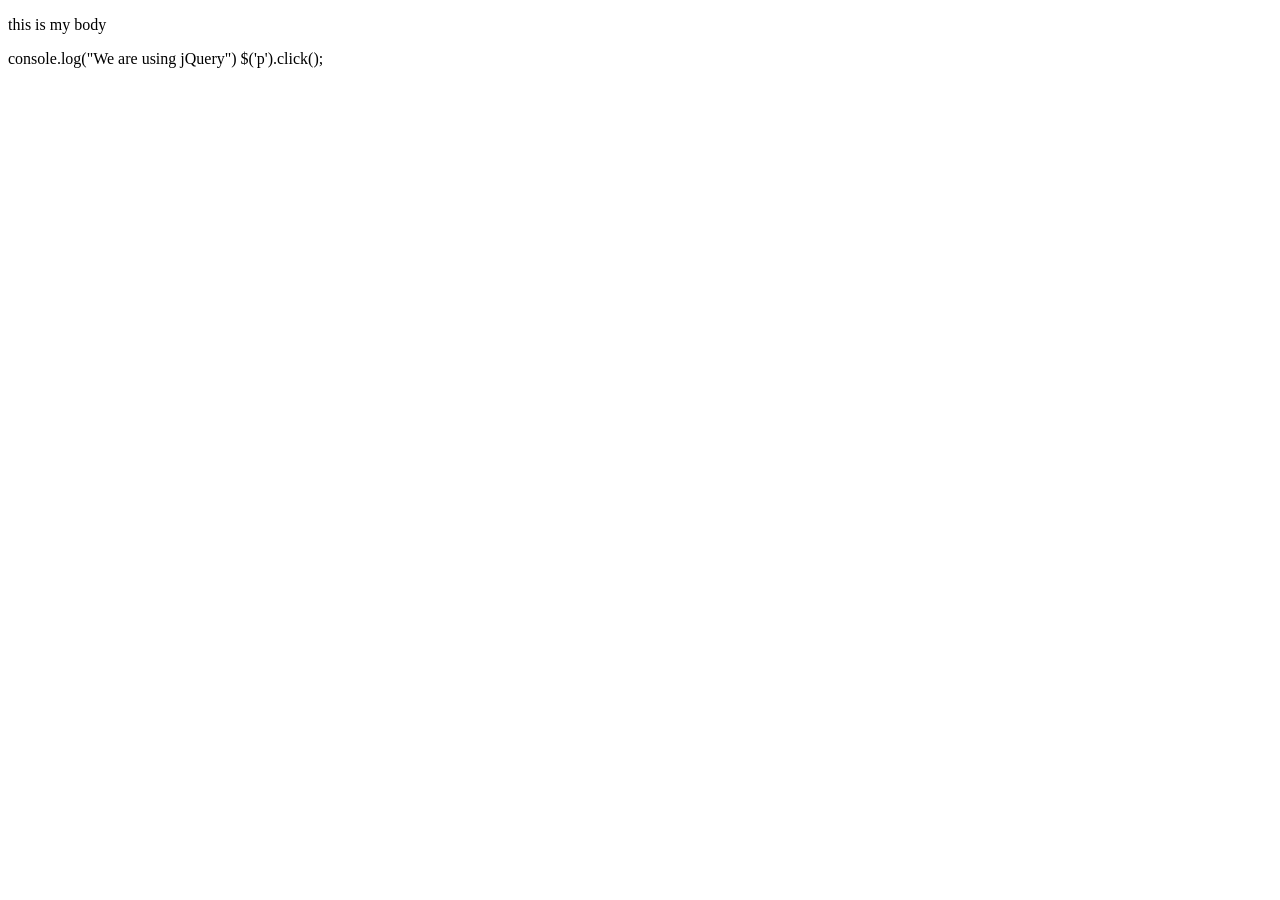
<file: index.html>
<!DOCTYPE html>
<html lang="en">
<head>
  <title>jquery </title>
  <meta charset="utf-8">
  <meta name="viewport" content="width=device-width, initial-scale=1">
  
</head>
<body>
<p>this is my body</p>
</body>
<script src="/jquery-3.6.0.js"></script>
<scrpt>
console.log("We are using jQuery")
$('p').click();
</scrpt>
</html>
</file>
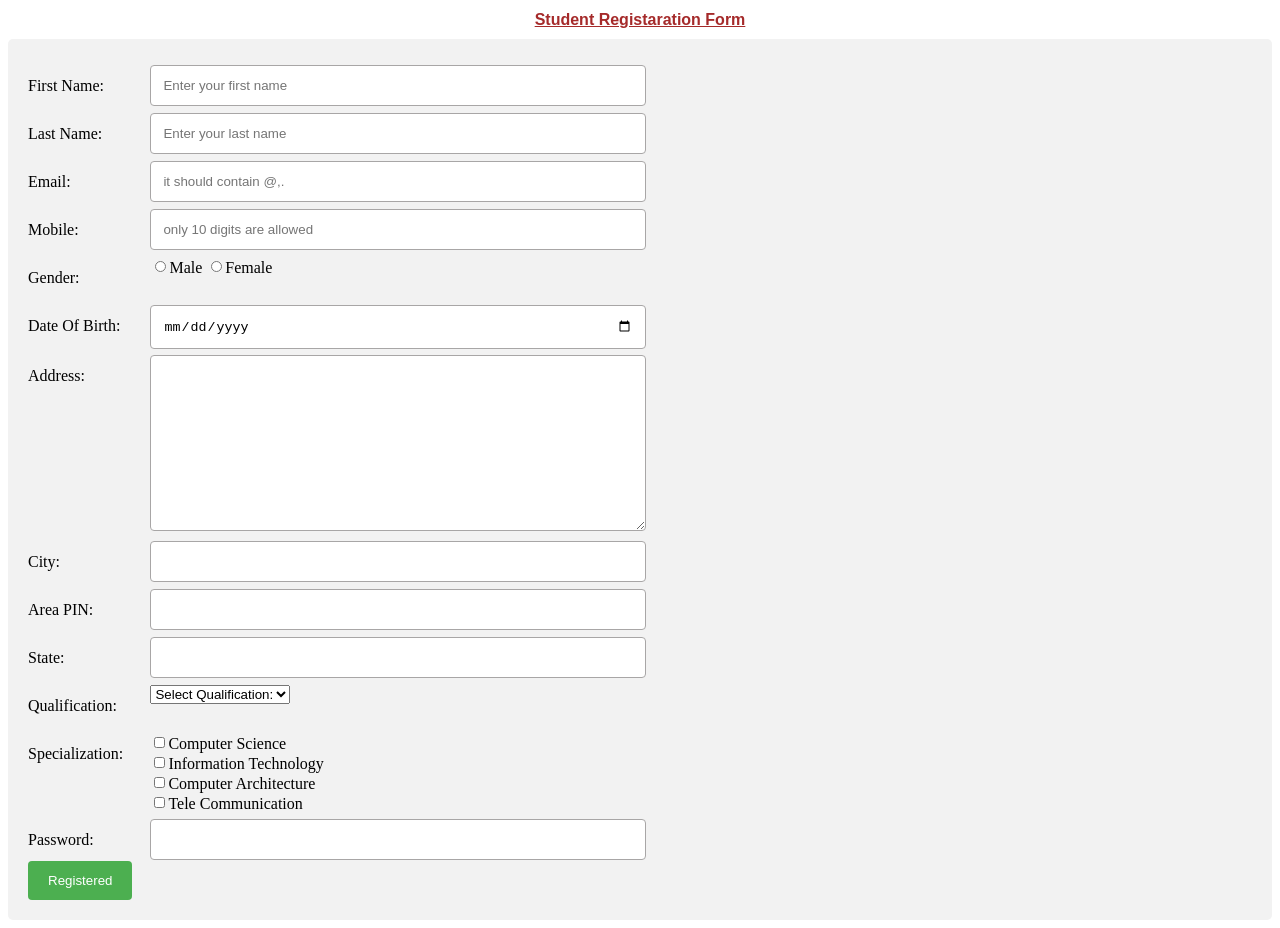
<file: Registrationform/index.html>
<!DOCTYPE html>
<html lang="en">
    <head>
        <meta charset="UTF-8">
        <title>Responsive Registaration Form</title>
        <link rel="stylesheet" href="./responsiveRegistration.css">
       
    </head>
       
    <body>
        <h1>Student Registaration Form</h1>
        <div class="container">
            <div class="row">
                <div class="col-10">
                    <label for="fname">First Name:</label>
                </div>
                <div class="col-90">
                    <input type="text" id="fname" name="firstname" placeholder="Enter your first name">
                </div>
            </div>
            <div class="row">
                <div class="col-10">
                    <label for="lname">Last Name:</label>
                </div>
                <div class="col-90">
                    <input type="text" id="lname" name="lastname" placeholder="Enter your last name">
                </div>
            </div>
            <div class="row">
                <div class="col-10">
                    <label for="email">Email:</label>
                </div>
                <div class="col-90">
                    <input type="email" id="email" name="email" placeholder="it should contain @,.">
                </div>
            </div>
            <div class="row">
                <div class="col-10">
                    <label for="mobile">Mobile:</label>
                </div>
                <div class="col-90">
                    <input type="tel" id="mobile" name="mobile" placeholder="only 10 digits are allowed">
                </div>
            </div>
            <div class="row">
                <div class="col-10">
                    <label for="gender" required>Gender:</label>
                </div>
                <div class="col-90">
                    <input type="radio" id="male" name="gender" value="male"/>Male
                    <input type="radio" id="female" name="gender" value="female"/>Female
                </div>
            </div>
            <div class="row">
                <div class="col-10">
                    <label for="dob">Date Of Birth:</label>
                </div>
                <div class="col-90">
                    <input type="Date" id="dob" name="dob">
                </div>
            </div>
            <div class="row">
                <div class="col-10">
                    <label for="address">Address:</label>
                </div>
                <div class="col-90">
                    <textarea name="address" id="address" cols="30" rows="10"></textarea>
                </div>
            </div>
            <div class="row">
                <div class="col-10">
                    <label for="city">City:</label>
                </div>
                <div class="col-90">
                    <input type="text" id="city" name="city" maxlength="10">
                </div>
            </div>
            <div class="row">
                <div class="col-10">
                    <label for="pincode">Area PIN:</label>
                </div>
                <div class="col-90">
                    <input type="number" id="pin" name="pin" maxlength="6">
                </div>
            </div>
            <div class="row">
                <div class="col-10">
                    <label for="state">State:</label>
                </div>
                <div class="col-90">
                    <input type="text" id="state" name="state">
                </div>
            </div>
            <div class="row">
                <div class="col-10">
                    <label for="qualification" required >Qualification:</label>
                </div>
                <div class="col-90">
                    <select name="qualification" id="qualification">
                        <option value=" ">Select Qualification:</option>
                        <option value="Graduation">Graduation</option>
                        <option value="BTech.">BTech.</option>
                        <option value="MTech.">MTech.</option>
                        <option value="MCA">MCA</option>
                        <option value="BCA">BCA</option>
                    </select>
                </div>
            </div>
            <div class="row">
                <div class="col-10">
                    <label for="specialization">Specialization:</label>
                </div>
                <div class="col-90">
                    <input type="checkbox" class="specialization" id="cs" name="specialization[]" value="Computer Science">Computer Science<br/>
                    <input type="checkbox" class="specialization" id="it" name="specialization[]" value="Information Technology">Information Technology<br/>
                    <input type="checkbox" class="specialization" id="ca" name="specialization[]" value="Computer Architecture">Computer Architecture<br/>
                    <input type="checkbox" class="specialization" id="tc" name="specialization[]" value="Tele Communication">Tele Communication<br/>
                </div>
            </div>
            <div class="row">
                <div class="col-10">
                    <label for="password">Password:</label>
                </div>
                <div class="col-90">
                    <input type="password" id="password" name="password" maxlength="8">
                </div>
            </div>
            <div class="row">
                <input type="submit" value="Registered" onclick="SaveStudentDetails()">
            </div>  
        </div>  
    </body>
</html>
</file>
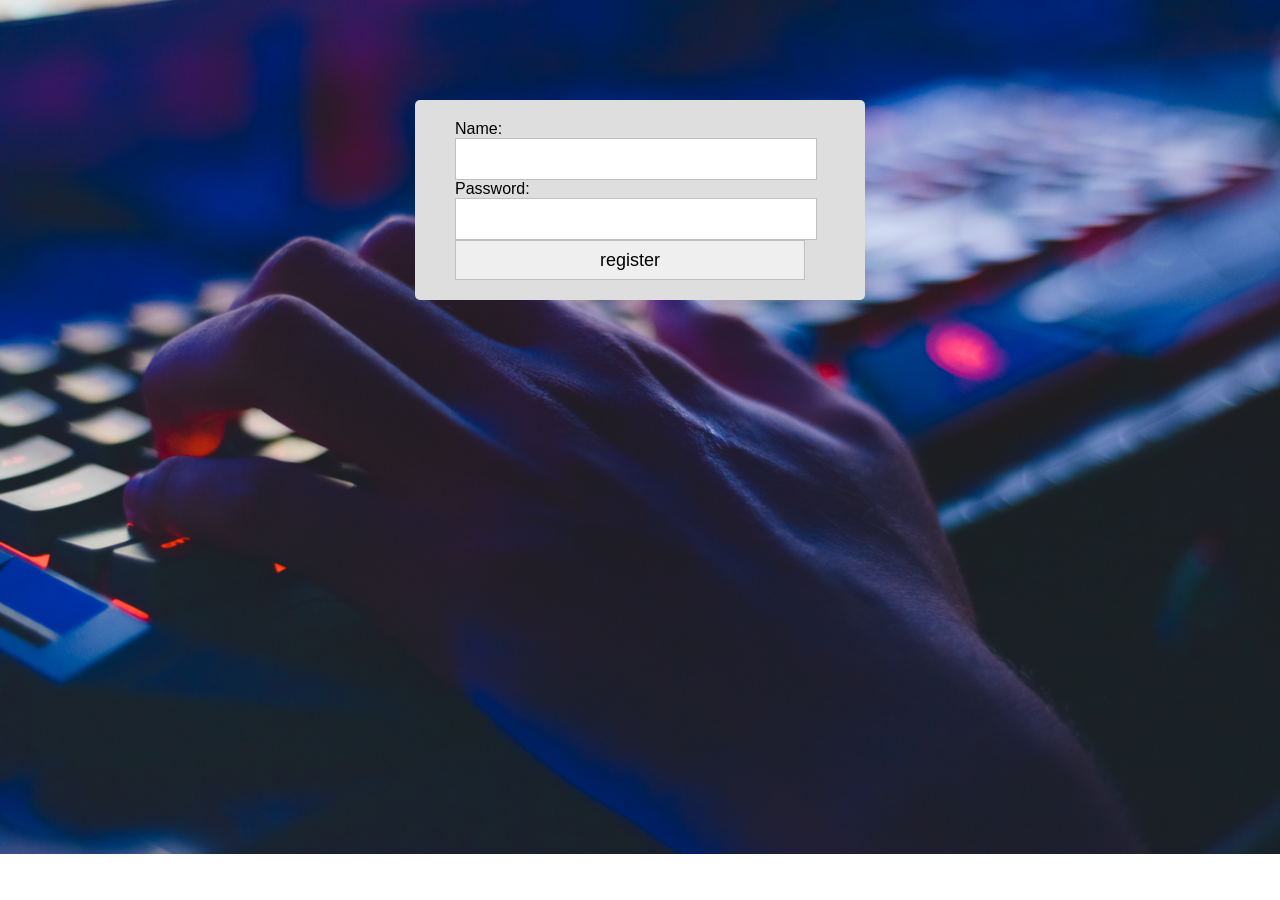
<file: Valid Login Form/index.html>
<!DOCTYPE html>
<html lang="en">
<head>
<meta charset="UTF-8">
<title>Validated Login Form</title>
<link rel="stylesheet" href="style.css">
</head>  
<script>  
function validateform(){  
var name=document.myform.name.value;  
var password=document.myform.password.value;  
 
if(!isUserNameValid(name)){
      alert("Please enter username as ****@mail.com");
      return false;  
}else if(!isPasswordSecure(password)){  
  alert("Password must has at least 8 characters that include at least 1 lowercase character, 1 uppercase characters, 1 number, and 1 special character in (!@#$%^&*)");  
  return false;  
  }  
}
const isUserNameValid = (name) => {
    const re = /^(([^<>()\[\]\\.,;:\s@"]+(\.[^<>()\[\]\\.,;:\s@"]+)*)|(".+"))@((\[[0-9]{1,3}\.[0-9]{1,3}\.[0-9]{1,3}\.[0-9]{1,3}\])|(([a-zA-Z\-0-9]+\.)+[a-zA-Z]{2,}))$/;
    return re.test(name);
}
const isPasswordSecure = (password) => {
    const re = new RegExp("^(?=.*[a-z])(?=.*[A-Z])(?=.*[0-9])(?=.*[!@#\$%\^&\*])(?=.{8,})");
    return re.test(password);
};

 
</script>  
<body>
<div class="container">  
<form class="login_form" name="myform" method="post" action="home.html" onsubmit="return validateform()" >  
Name: <input type="text" name="name"><br/>  
Password: <input type="password" name="password"><br/>  
<input type="submit" value="register">  
</form>  
</body>
</html>  
</form>  
</div>
</body>
</html>
</file>
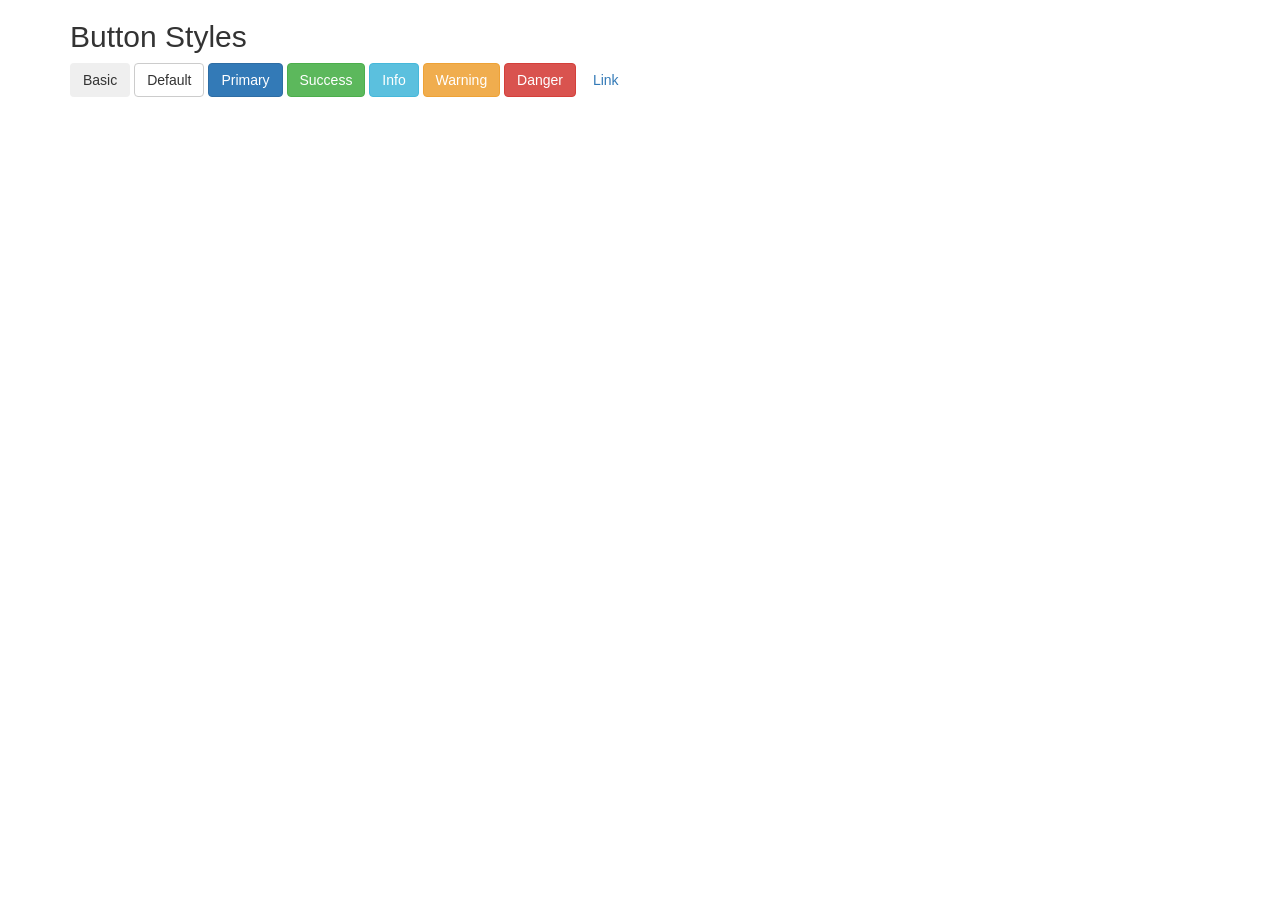
<file: button.html>
<!DOCTYPE html>
<html lang="en">
<head>
  <title>Bootstrap Example</title>
  <meta charset="utf-8">
  <meta name="viewport" content="width=device-width, initial-scale=1">
  <link rel="stylesheet" href="https://maxcdn.bootstrapcdn.com/bootstrap/3.4.1/css/bootstrap.min.css">
  
</head>
<body>

<div class="container">
  <h2>Button Styles</h2>
  <button type="button" class="btn">Basic</button>
  <button type="button" class="btn btn-default">Default</button>
  <button type="button" class="btn btn-primary">Primary</button>
  <button type="button" class="btn btn-success">Success</button>
  <button type="button" class="btn btn-info">Info</button>
  <button type="button" class="btn btn-warning">Warning</button>
  <button type="button" class="btn btn-danger">Danger</button>
  <button type="button" class="btn btn-link">Link</button>      
</div>

</body>
</html>
</file>
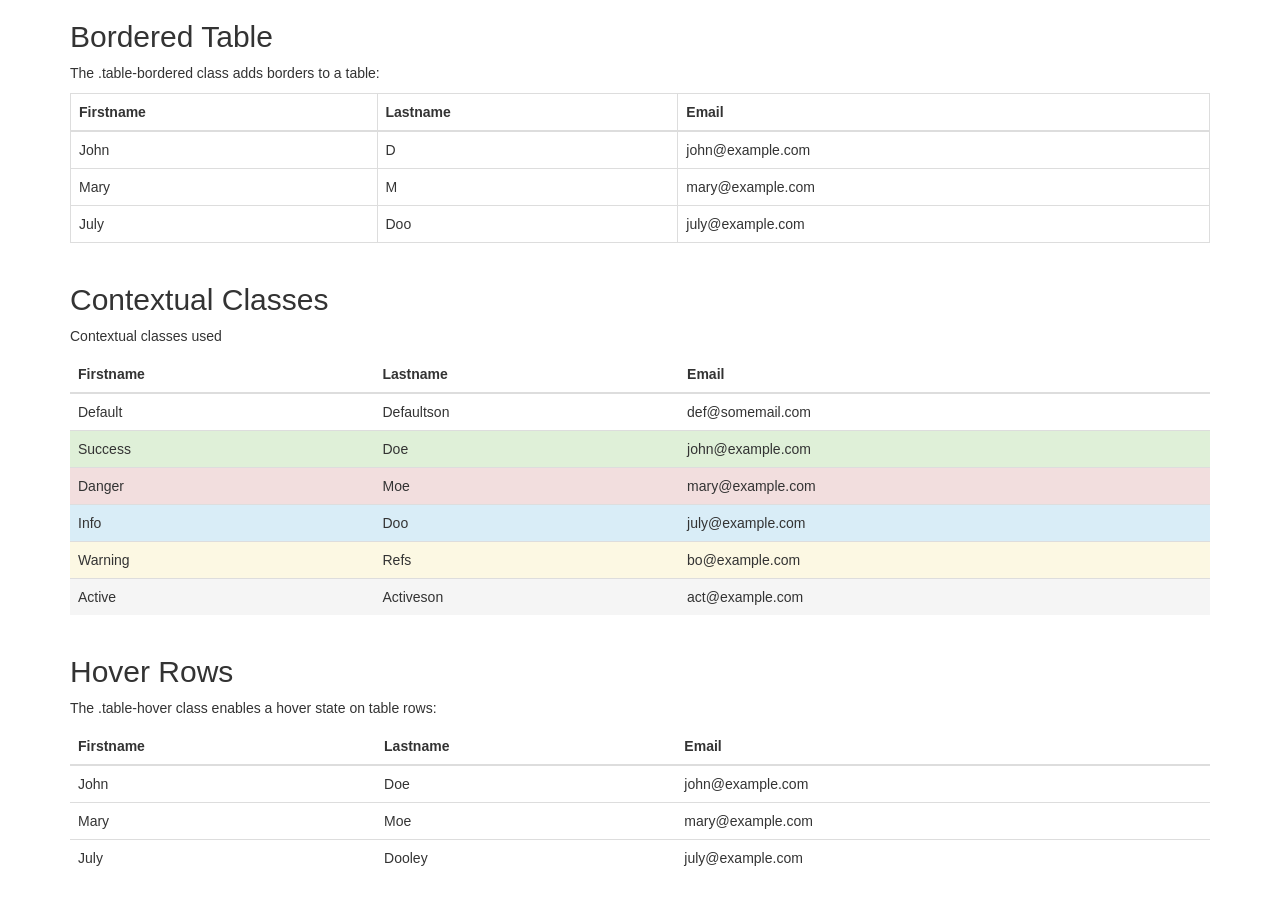
<file: table.html>
<!DOCTYPE html>
<html lang="en">
<head>
  <title>Bootstrap Example</title>
  <meta charset="utf-8">
  <meta name="viewport" content="width=device-width, initial-scale=1">
  <link rel="stylesheet" href="https://maxcdn.bootstrapcdn.com/bootstrap/3.4.1/css/bootstrap.min.css">
 
</head>
<body>

<div class="container">
  <h2>Bordered Table</h2>
  <p>The .table-bordered class adds borders to a table:</p>            
  <table class="table table-bordered">
    <thead>
      <tr>
        <th>Firstname</th>
        <th>Lastname</th>
        <th>Email</th>
      </tr>
    </thead>
    <tbody>
      <tr>
        <td>John</td>
        <td>D</td>
        <td>john@example.com</td>
      </tr>
      <tr>
        <td>Mary</td>
        <td>M</td>
        <td>mary@example.com</td>
      </tr>
      <tr>
        <td>July</td>
        <td>Doo</td>
        <td>july@example.com</td>
      </tr>
    </tbody>
  </table>
</div>

<div class="container">
  <h2>Contextual Classes</h2>
  <p>Contextual classes used</p>
  <table class="table">
    <thead>
      <tr>
        <th>Firstname</th>
        <th>Lastname</th>
        <th>Email</th>
      </tr>
    </thead>
    <tbody>
      <tr>
        <td>Default</td>
        <td>Defaultson</td>
        <td>def@somemail.com</td>
      </tr>      
      <tr class="success">
        <td>Success</td>
        <td>Doe</td>
        <td>john@example.com</td>
      </tr>
      <tr class="danger">
        <td>Danger</td>
        <td>Moe</td>
        <td>mary@example.com</td>
      </tr>
      <tr class="info">
        <td>Info</td>
        <td>Doo</td>
        <td>july@example.com</td>
      </tr>
      <tr class="warning">
        <td>Warning</td>
        <td>Refs</td>
        <td>bo@example.com</td>
      </tr>
      <tr class="active">
        <td>Active</td>
        <td>Activeson</td>
        <td>act@example.com</td>
      </tr>
    </tbody>
  </table>
</div>

<div class="container">
  <h2>Hover Rows</h2>
  <p>The .table-hover class enables a hover state on table rows:</p>            
  <table class="table table-hover">
    <thead>
      <tr>
        <th>Firstname</th>
        <th>Lastname</th>
        <th>Email</th>
      </tr>
    </thead>
    <tbody>
      <tr>
        <td>John</td>
        <td>Doe</td>
        <td>john@example.com</td>
      </tr>
      <tr>
        <td>Mary</td>
        <td>Moe</td>
        <td>mary@example.com</td>
      </tr>
      <tr>
        <td>July</td>
        <td>Dooley</td>
        <td>july@example.com</td>
      </tr>
    </tbody>
  </table>
</div>

</body>
</html>
</file>
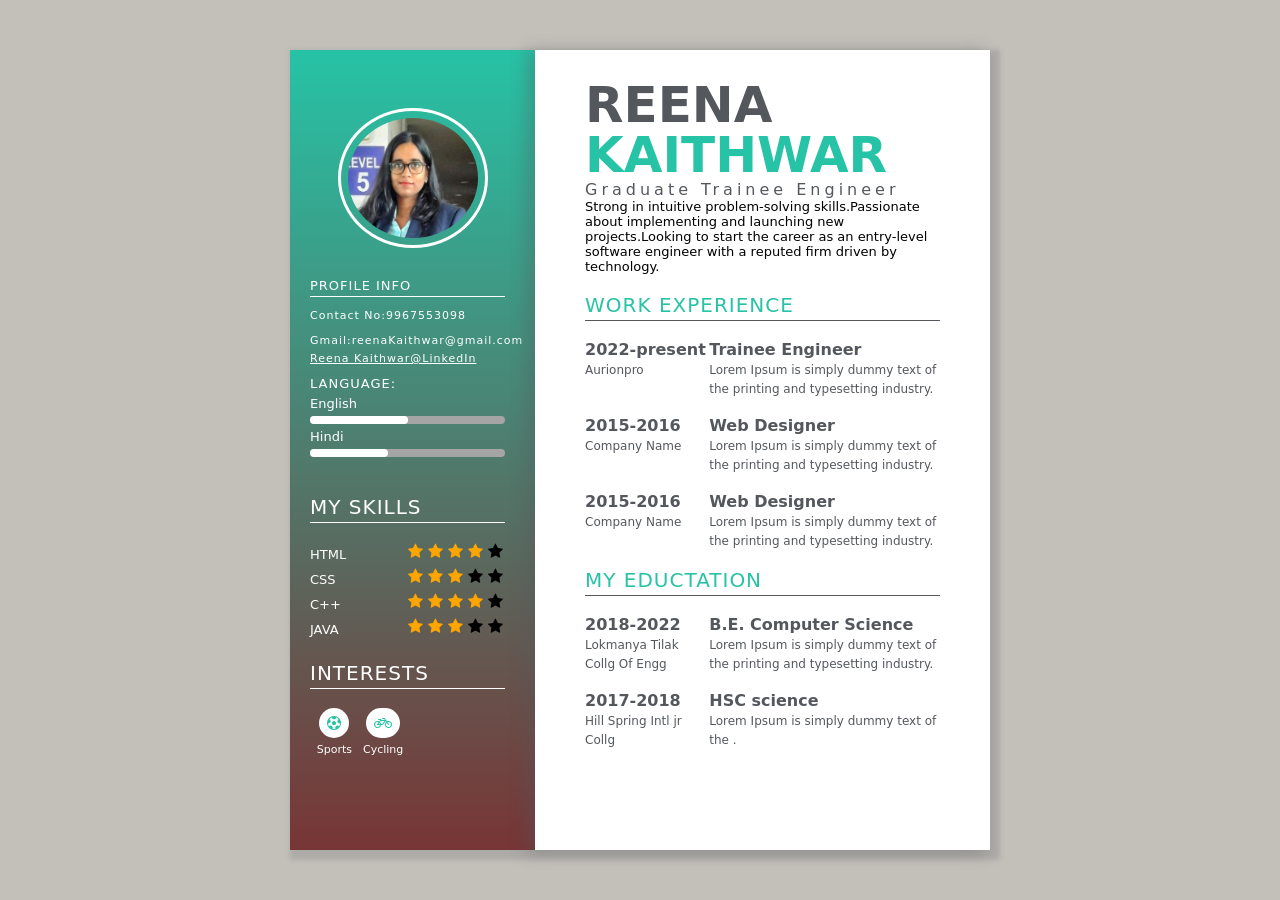
<file: Resume/ResumeHtml.html>
<!DOCTYPE html>
<html>
<head>
	<meta charset="utf-8">
	<meta name="viewport" content="width=device-width, initial-scale=1">
	<title></title>
	<link rel="stylesheet" type="text/css" href="stylesheet.css">
	<link rel="stylesheet" href="https://cdnjs.cloudflare.com/ajax/libs/font-awesome/4.7.0/css/font-awesome.min.css">
</head>
<body>

<div class="resume-main">
	<div class="left-box">
		<br><br>
		<div class="profile">
			<img src="ReenaK.jpg">
		</div>
		<div class="content-box">
		<h3>Profile Info</h3>
		<hr class="hr1">
		<p class="p1">Contact No:9967553098 </p>
                <p class="p1">Gmail:reenaKaithwar@gmail.com </p>
                <a class="p1" href="https://www.linkedin.com/in/reena-kaithwar-21a791213">Reena Kaithwar@LinkedIn</a>

		<h3>Language:</h3>
		<p class="p2">English</p>
		<div id="progress"></div>
		<p class="p2">Hindi</p>
		<div id="progress1"></div>

		<br><br>
		<h2>My Skills</h2>
		<hr class="hr1">
		<br>
		<div class="col-div-6"><p class="p2">HTML</p></div>
		<div class="col-div-6">
			<i class="fa fa-star checked"></i>
			<i class="fa fa-star checked"></i>
			<i class="fa fa-star checked"></i>
			<i class="fa fa-star checked"></i>
			<i class="fa fa-star"></i>
		</div>
			<div class="clearfix"></div>
		<div class="col-div-6"><p class="p2">CSS</p></div>
		<div class="col-div-6">
			<i class="fa fa-star checked"></i>
			<i class="fa fa-star checked"></i>
			<i class="fa fa-star checked"></i>
			<i class="fa fa-star"></i>
			<i class="fa fa-star"></i>
		</div>
			<div class="clearfix"></div>
		<div class="col-div-6"><p class="p2">C++</p></div>
		<div class="col-div-6">
			<i class="fa fa-star checked"></i>
			<i class="fa fa-star checked"></i>
			<i class="fa fa-star checked"></i>
			<i class="fa fa-star checked"></i>
			<i class="fa fa-star"></i>
		</div>
			<div class="clearfix"></div>
		<div class="col-div-6"><p class="p2">JAVA</p></div>
		<div class="col-div-6">
			<i class="fa fa-star checked"></i>
			<i class="fa fa-star checked"></i>
			<i class="fa fa-star checked"></i>
			<i class="fa fa-star"></i>
			<i class="fa fa-star"></i>
		</div>

			<div class="clearfix"></div>
			<br>
			<h2>interests</h2>
			<hr class="hr1">
			<br>
			<div class="col-div-3 col3">
				<i class="fa fa-futbol-o in"></i>
				<span class="inp">Sports</span>
			</div>
			<div class="col-div-3 col3">
                                <i class="fa fa-bicycle in"></i>
				<span class="inp">Cycling</span>
			</div>
					</div>
	</div>

	<div class="right-box">
		<h1>
			Reena<br>
			<span>Kaithwar</span>
		</h1>
		<p class="p3">Graduate Trainee Engineer</p>
                <p class="p4">Strong in intuitive problem-solving skills.Passionate about implementing and launching new projects.Looking to
                 start the career as an entry-level software engineer with a reputed firm driven by technology.
                </p>
		<br>	
		<h2 class="heading">Work Experience</h2>
		<hr class="hr2">
		<br>
		<div class="col-div-4">
			<p class="p5">2022-present</p>
			<span class="span1">Aurionpro</span>
		</div>
		<div class="col-div-8">
			<p class="p5">Trainee Engineer</p>
			<span class="span1">Lorem Ipsum is simply dummy text of the printing and typesetting industry.</span>
		</div>
		<div class="clearfix"></div>
		<br>
		<div class="col-div-4">
			<p class="p5">2015-2016</p>
			<span class="span1">Company Name</span>
		</div>
		<div class="col-div-8">
			<p class="p5">Web Designer</p>
			<span class="span1">Lorem Ipsum is simply dummy text of the printing and typesetting industry.</span>
		</div>
		<div class="clearfix"></div>
		<br>
		<div class="col-div-4">
			<p class="p5">2015-2016</p>
			<span class="span1">Company Name</span>
		</div>
		<div class="col-div-8">
			<p class="p5">Web Designer</p>
			<span class="span1">Lorem Ipsum is simply dummy text of the printing and typesetting industry.</span>
		</div>
		<div class="clearfix"></div>

		<br>	
		<h2 class="heading">My Eductation</h2>
		<hr class="hr2">
		<br>
		<div class="col-div-4">
			<p class="p5">2018-2022</p>
			<span class="span1">Lokmanya Tilak Collg Of Engg</span>
		</div>
		<div class="col-div-8">
			<p class="p5">B.E. Computer Science</p>
			<span class="span1">Lorem Ipsum is simply dummy text of the printing and typesetting industry.</span>
		</div>
		<div class="clearfix"></div>
		<br>
		<div class="col-div-4">
			<p class="p5">2017-2018</p>
			<span class="span1">Hill Spring Intl jr Collg</span>
		</div>
		<div class="col-div-8">
			<p class="p5">HSC science</p>
			<span class="span1">Lorem Ipsum is simply dummy text of the .</span>
		</div>
		<div class="clearfix"></div>
	</div>
	<div class="clearfix"></div>

</div>

</body>
</html>
</file>
<file: Registrationform/responsiveRegistration.css>
*{box-sizing: border-box;
}
input[type=text], input[type=email], input[type=number], input[type=select], input[type=date],input[type=select],input[type=password], input[type=tel]
{
    width: 45%;
    padding: 12px;
    border: 1px solid rgb(168, 166, 166);
    border-radius: 4px;
    resize: vertical;
}
textarea{
    width:45%;
    padding: 12px;
    border: 1px solid rgb(168, 166, 166);
    border-radius: 4px;
    resize: vertical;
}
input[type=radio],input[type=checkbox]{
    width: 1%;
    padding-left: 0%;
    border: 1px solid rgb(168, 166, 166);
    border-radius: 4px;
    resize: vertical;
}
h1{
    font-family: Arial;
    font-size: medium;
    font-style: normal;
    font-weight: bold;
    color: brown;
    text-align: center;
    text-decoration: underline;
}
label{
    padding: 12px 12px 12px 0;
    display: inline-block;
}
input[type=submit] {
    background-color: #4CAF50;
    color: white;
    padding: 12px 20px;
    border: none;
    border-radius: 4px;
    cursor: pointer;
    float:left;
}
input[type=submit]:hover {
background-color: #32a336;
}
.container{
    border-radius: 5px;
    background-color:#f2f2f2;
    padding: 20px;
}
.col-10{
    float: left;
    width:10%;
    margin-top: 6px;
}
.col-90{
    float: left;
    width: 90%;
    margin-top: 6px;
}
.row:after{
    content: "";
    display: table;
    clear: both;
}
@media screen and (max-width: 600px) {
    .col-10,.col-90,input[type=submit]{
        width: 100%;
        margin-top: 0;
    }
}
</file>
<file: Valid Login Form/style.css>
*{
	padding: 0;
	margin: 0;
}
body{
	background: url(bg_img.jpg) no-repeat;
	background-size: cover;
	align-items: center;
	justify-content: center;
	display: flex;
	font-family: sans-serif;
}
.container{
	position: relative;
	margin-top: 100px;
	width: 450px;
	height: auto;
	background: #dedede;
	border-radius: 5px;
}
.label{
	padding: 20px 130px;
	font-size: 35px;
	font-weight: bold;
	color: #130f40;
}
.login_form{
	padding: 20px 40px;
}
.login_form .font{
	font-size: 18px;
	color: #130f40;
	margin: 5px 0;
}
.login_form input{
	height: 40px;
	width: 350px;
	padding: 0 5px;
	font-size: 18px;
	outline: none;
	border: 1px solid silver;
}
.login_form .font2{
	margin-top: 30px;
}
.login_form button{
	margin: 45px 0 30px 0;
	height: 45px;
	width: 365px;
	font-size: 20px;
	color: white;
	outline: none;
	cursor: pointer;
	font-weight: bold;
	background: #1A237E;
	border-radius: 3px;
	border: 1px solid #3949AB;
	transition: .5s;
}
.login_form button:hover{
	background: #151c6a;
}
.login_form #email_error,
.login_form #pass_error{
	margin-top: 5px;
	width: 345px;
	font-size: 18px;
	color: #C62828;
	background: rgba(255,0,0,0.1);
	text-align: center;
	padding: 5px 8px;
	border-radius: 3px;
	border: 1px solid #EF9A9A;
	display: none;
}
</file>
<file: Resume/stylesheet.css>
:root{
	--background: #c3c0ba;
	--white: #fff;
	--one: #26c3a6;
	--two: #783535;
	--black: #54585d;
	--process: #a5a5a5;
}
*{margin:0px; padding:0px; box-sizing: border-box; font-family: system-ui;}
body{background: var(--background);}
.col-div-3{width: 25%; float: left;}
.col-div-7{width: 75%; float: left;}
.col-div-4{width: 35%; float: left;}
.col-div-8{width: 65%; float: left;}
.col-div-6{width: 50%; float: left; position: relative;}
.clearfix{clear: both;}
.resume-main{width: 700px; height: 800px; 
	background: linear-gradient(var(--one), var(--two));
	margin: 50px auto;
	box-shadow:5px 5px 5px 5px #54585d33;
}
.left-box{width: 35%; float: left; height: 700px;}
.right-box{width: 65%; float: left; background-color: var(--white); height: 800px;
	margin: 0px 0px; border-radius: 0px 0px 0px 0px; padding:30px 50px;
	box-shadow: -7px 2px 15px 2px #54585d52;}
.profile{width: 150px; height: 140px; border: 3px solid var(--white); 
	padding: 7px; border-radius: 50%; margin: 20px auto;}
.profile img{width: 100%; border-radius: 50%;}
.content-box{    padding: 0px 30px 0px 20px;}
.content-box h2{text-transform: uppercase;font-weight: 500;color: var(--white); 
	letter-spacing: 1px; font-size: 20px;}
.hr1{border: none; height: 1px; background: var(--white); margin-top: 3px;}
.p1{font-size: 11px;color: var(--white);letter-spacing: 1px;padding-top: 12px;}
#progress {background: var(--process);border-radius: 13px;height: 8px;width: 100%;}
#progress:after {
    content: '';
    display: block;
    background: var(--white);
    width: 50%;
    height: 100%;
    border-radius: 9px;
}
#progress1 {background: var(--process);border-radius: 13px;height: 8px;width: 100%;}
#progress1:after {
    content: '';
    display: block;
    background: var(--white);
    width: 40%;
    height: 100%;
    border-radius: 9px;
}
.content-box h3{font-size: 13px;text-transform: uppercase;letter-spacing: 1px;padding-top: 10px;
    color: white;font-weight: 500;
}
.p2{font-size: 13px; margin-bottom: 5px; margin-top: 5px; color: var(--white);}
.p4{font-size: 13px}
.star{color:var(--white); font-size: 10px!important; margin-top: 7px;}
.checked{color: orange;}
.in{background:var(--white);color: var(--one);padding: 8px;border-radius: 20px; font-size: 14px!important;}
.inp{color: var(--white); font-size: 11px;}
.col3{text-align: center;}
h1{font-size: 50px; text-transform: uppercase; color: var(--black); line-height: 50px;}
h1 span{color: var(--one);}
.p3{letter-spacing: 4px;color: #54585d; font-weight: 500;}
.heading{text-transform: uppercase;font-weight: 500;color: var(--one); 
	letter-spacing: 1px; font-size: 20px;}
.hr2{border: none; height: 1px; background: var(--black); margin-top: 3px;}
.p5{font-weight: 700;color: var(--black);}
.span1{font-size: 12px;color: var(--black);}
</file>
